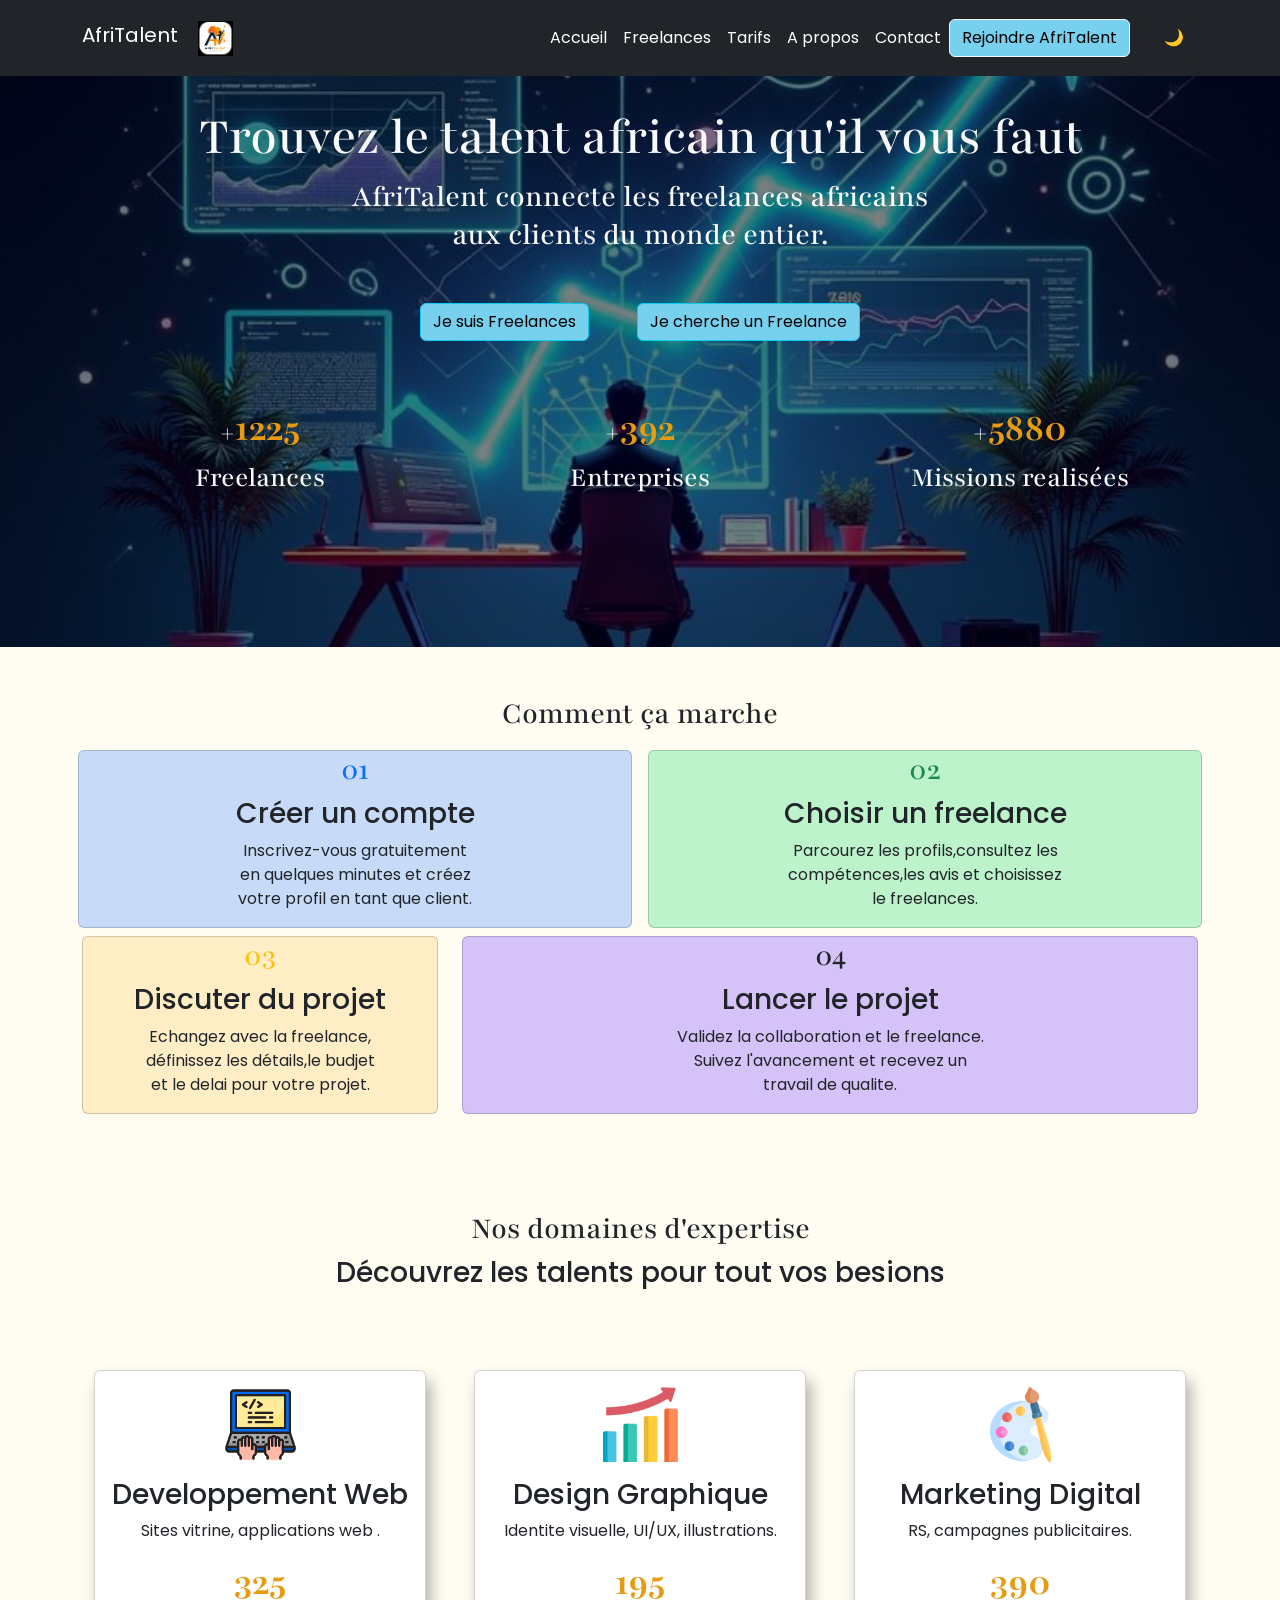
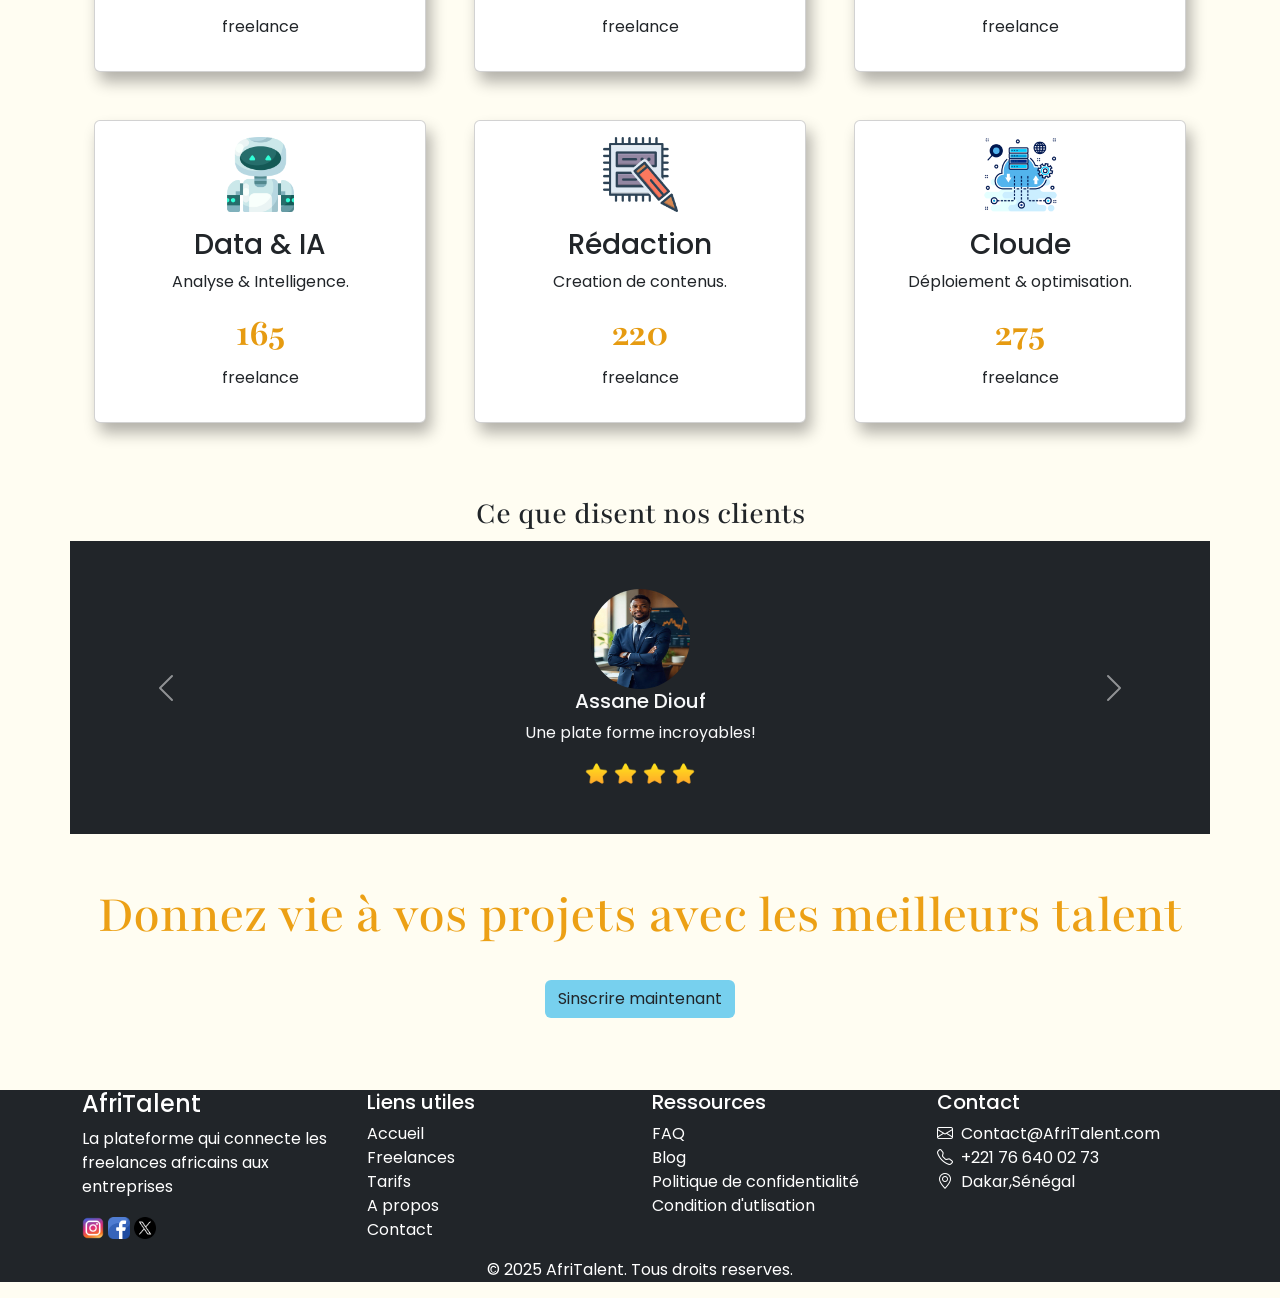
<file: index.html>
<!doctype html>
<html lang="fr">
  <head>
    <link
      href="https://fonts.googleapis.com/css2?family=Poppins:wght@400;500;600;700&display=swap"
      rel="stylesheet">
    <link rel="preconnect" href="https://fonts.googleapis.com">
    <link rel="preconnect" href="https://fonts.gstatic.com" crossorigin>
    <link
      href="https://fonts.googleapis.com/css2?family=Playfair+Display:ital,wght@0,400..900;1,400..900&family=Playfair:ital,opsz,wght@0,5..1200,300..900;1,5..1200,300..900&family=Poppins:ital,wght@0,100;0,200;0,300;0,400;0,500;0,600;0,700;0,800;0,900;1,100;1,200;1,300;1,400;1,500;1,600;1,700;1,800;1,900&display=swap"
      rel="stylesheet">
    <link
      href="https://fonts.googleapis.com/css2?family=Playfair:ital,opsz,wght@0,5..1200,300..900;1,5..1200,300..900&display=swap"
      rel="stylesheet">
    <link
      href="https://cdn.jsdelivr.net/npm/bootstrap-icons/font/bootstrap-icons.css"
      rel="stylesheet">

    <meta charset="UTF-8">
    <meta name="viewport" content="width=device-width, initial-scale=1.0">
    <title>AfriTalent — Accueil</title>
    <!-- Bootstrap 5 via CDN : feuille de style -->
    <link
      href="https://cdn.jsdelivr.net/npm/bootstrap@5.3.0/dist/css/bootstrap.min.css"
      rel="stylesheet">

    <!-- Votre feuille de style personnelle -->
    <link rel="stylesheet" href="js/css/style.css">
  </head>

  <body>
    <!-- Le contenu de la page sera ajoute ici -->
    <!-- Navigation Bootstrap commune a toutes les pages -->
    <header>
      <nav class="navbar navbar-expand-lg navbar-dark bg-dark" id="navbar">
        <div class="container">
          <div>
            <a class="navbar-brand" href="index.html">AfriTalent</a>
            <img src="images/logo.jpeg" alt="image logo">
          </div>
          <button
            class="navbar-toggler"
            type="button"
            data-bs-toggle="collapse"
            data-bs-target="#navMenu"
            aria-controls="navMenu"
            aria-expanded="false"
            aria-label="Toggle navigation"
          >
            <span class="navbar-toggler-icon"></span>
          </button>
          <div class="collapse navbar-collapse" id="navMenu">
            <ul class="navbar-nav ms-auto">
              <li class="nav-item">
                <a class="nav-link active" href="index.html">Accueil</a>
              </li>
              <li class="nav-item">
                <a class="nav-link active" href="freelances.html">Freelances</a>
              </li>
              <li class="nav-item">
                <a class="nav-link active" href="tarifs.html">Tarifs</a>
              </li>
              <li class="nav-item">
                <a class="nav-link active" href="about.html">A propos</a>
              </li>
              <li class="nav-item">
                <a class="nav-link active" href="contact.html">Contact</a>
              </li>
            </ul>
            <a href="freelances.html" class="btn btn-light"
              >Rejoindre AfriTalent</a
            >

            <button id="themeBtn" class="dark-btn">🌙</button>
          </div>
        </div>
      </nav>
    </header>
    <!-- Contenu principal -->
    <main class="hero1 py-5">
      <section class="fade-in">
        <div class="container">
          <h1 class="text-center mt-3">
            Trouvez le talent africain qu'il vous faut
          </h1>
          <h2 class="text-center">
            AfriTalent connecte les freelances africains <br>
            aux clients du monde entier.
          </h2>
          <div class="d-flex justify-content-center gap-5 mt-5">
            <a href="freelances.html" class="btn btn-info"
              >Je suis Freelances</a
            >
            <a href="freelances.html" class="btn btn-info"
              >Je cherche un Freelance</a
            >
          </div>
        </div>
        <div class="container mt-5 py-5">
          <div class="row text-center statistique">
            <div class="col-md-4 py-5">
              <h3>+<span class="counter" data-target="2500">0</span></h3>
              <h4>Freelances</h4>
            </div>
            <div class="col-md-4 py-5">
              <h3>+<span class="counter" data-target="800">0</span></h3>
              <h4>Entreprises</h4>
            </div>
            <div class="col-md-4 py-5">
              <h3>+<span class="counter" data-target="12000">0</span></h3>
              <h4>Missions realisées</h4>
            </div>
          </div>
        </div>
      </section>
    </main>

    <!-- section comment ça marche -->
    <section class="container py-5 fade-in">
      <div class="text-center mb-5">
        <h2>Comment ça marche</h2>
        <div class="row bento">
          <div class="col-6 p-2">
            <div class="card card1">
              <h2 class="step-number text-primary">01</h2>
              <h3>Créer un compte</h3>
              <p>
                Inscrivez-vous gratuitement <br>
                en quelques minutes et créez <br>
                votre profil en tant que client.
              </p>
            </div>
          </div>

          <div class="col-6 p-2">
            <div class="card card2">
              <h2 class="step-number text-success">02</h2>
              <h3>Choisir un freelance</h3>
              <p>
                Parcourez les profils,consultez les <br>
                compétences,les avis et choisissez <br>
                le freelances.<br>
              </p>
            </div>
          </div>
          <div class="col-4">
            <div class="card card3">
              <h2 class="step-number text-warning">03</h2>
              <h3>Discuter du projet</h3>
              <p>
                Echangez avec la freelance, <br>
                définissez les détails,le budjet <br>
                et le delai pour votre projet.
              </p>
            </div>
          </div>

          <div class="col-8">
            <div class="card card4">
              <h2 class="step-number purple-text">04</h2>
              <h3>Lancer le projet</h3>
              <p>
                Validez la collaboration et le freelance. <br>
                Suivez l'avancement et recevez un <br>
                travail de qualite.
              </p>
            </div>
          </div>
        </div>
      </div>
    </section>
    <!-- Section Services -->
    <section id="services">
      <div class="container">
        <h2 class="text-center">Nos domaines d'expertise</h2>
        <h3 class="text-center">Découvrez les talents pour tout vos besions</h3>
        <div class="row py-5">
          <div class="col-md-4 p-4">
            <div class="card num1 text-center">
              <img
                src="images/programmation.png"
                alt="develeppoment web"
                class="mx-auto d-block mt-3">
              <div class="card-body">
                <h3>Developpement Web</h3>
                <p>Sites vitrine, applications web .</p>
                <h1 class="counter" data-target="2500">0</h1>
                <p>freelance</p>
              </div>
            </div>
          </div>
          <div class="col-md-4 p-4">
            <div class="card num1 text-center">
              <img
                src="images/en-hausse.png"
                alt=""
                class="mx-auto d-block mt-3">
              <div class="card-body">
                <h3>Design Graphique</h3>
                <p>Identite visuelle, UI/UX, illustrations.</p>
                <h1 class="counter" data-target="1500">0</h1>
                <p>freelance</p>
              </div>
            </div>
          </div>
          <div class="col-md-4 p-4">
            <div class="card num1 text-center">
              <img
                src="images/palette-de-couleurs.png"
                alt="marketing Digital"
                class="mx-auto d-block mt-3">
              <div class="card-body">
                <h3>Marketing Digital</h3>
                <p>RS, campagnes publicitaires.</p>
                <h1 class="counter" data-target="3000">0</h1>
                <p>freelance</p>
              </div>
            </div>
          </div>
          <div class="col-md-4 p-4">
            <div class="card num1 text-center">
              <img
                src="images/robot.png"
                alt="intelligence artificiel"
                class="mx-auto d-block mt-3">
              <div class="card-body">
                <h3>Data & IA</h3>
                <p>Analyse & Intelligence.</p>
                <h1 class="counter" data-target="1500">0</h1>
                <p>freelance</p>
              </div>
            </div>
          </div>
          <div class="col-md-4 p-4">
            <div class="card num1 text-center">
              <img
                src="images/storage.png"
                alt="redaction"
                class="mx-auto d-block mt-3">
              <div class="card-body">
                <h3>Rédaction</h3>
                <p>Creation de contenus.</p>
                <h1 class="counter" data-target="2000">0</h1>
                <p>freelance</p>
              </div>
            </div>
          </div>
          <div class="col-md-4 p-4">
            <div class="card num1 text-center">
              <img
                src="images/upload.png"
                alt="Cloude"
                class="mx-auto d-block mt-3">
              <div class="card-body">
                <h3>Cloude</h3>
                <p>Déploiement & optimisation.</p>
                <h1 class="counter" data-target="2500">0</h1>
                <p>freelance</p>
              </div>
            </div>
          </div>
        </div>
      </div>
    </section>

    <!-- Section Temoignages -->
    <section>
      <h2 class="text-center">Ce que disent nos clients</h2>
      <div class="container testimonials bg-dark text-light py-5">
        <div id="carouselExample" class="carousel slide">
          <div
            id="testimonialCarousel"
            class="carousel slide"
            data-bs-ride="carousel">
            <div class="carousel-inner">
              <div class="carousel-item active text-center">
                <img
                  src="images//profil10.jpg"
                  class="rounded-circle mb3"
                  width="100"
                  height="100"
                  alt="profil">
                <h5>Assane Diouf</h5>
                <p>Une plate forme incroyables!</p>
                <img
                  src="./images/etoile.png"
                  width="25"
                  height="25"
                  alt="etoile">
                <img
                  src="./images/etoile.png"
                  width="25"
                  height="25"
                  alt="etoile">
                <img
                  src="./images/etoile.png"
                  width="25"
                  height="25"
                  alt="etoile">
                <img
                  src="./images/etoile.png"
                  width="25"
                  height="25"
                  alt="etoile">
              </div>

              <div class="carousel-item text-center">
                <img
                  src="images/membre12.jpg"
                  class="rounded-circle mb3"
                  width="100"
                  height="100"
                  alt="temoignage">
                <h5>Koura gueye</h5>
                <p>Rapide et efficae je recommande</p>
                <img
                  src="./images/etoile.png"
                  width="25"
                  height="25"
                  alt="etoile">
                <img
                  src="./images/etoile.png"
                  width="25"
                  height="25"
                  alt="etoile">
                <img
                  src="./images/etoile.png"
                  width="25"
                  height="25"
                  alt="etoile">
              </div>

              <div class="carousel-item text-center">
                <img
                  src="images/membre2.jpg"
                  class="rounded-circle mb3"
                  width="100"
                  height="100"
                  alt="temoignage">
                <h5>Sidi Fall</h5>
                <p>Trés bon services</p>
                <img
                  src="./images/etoile.png"
                  width="25"
                  height="25"
                  alt="etoile">
                <img
                  src="./images/etoile.png"
                  width="25"
                  height="25"
                  alt="etoile">
                <img
                  src="./images/etoile.png"
                  width="25"
                  height="25"
                  alt="etoile">
              </div>
              <button
                class="carousel-control-prev"
                type="button"
                data-bs-target="#carouselExample"
                data-bs-slide="prev">
                <span
                  class="carousel-control-prev-icon"
                  aria-hidden="true"
                ></span>
                <span class="visually-hidden">Previous</span>
              </button>
              <button
                class="carousel-control-next"
                type="button"
                data-bs-target="#carouselExample"
                data-bs-slide="next">
                <span
                  class="carousel-control-next-icon"
                  aria-hidden="true"
                ></span>
                <span class="visually-hidden">Next</span>
              </button>
            </div>
          </div>
        </div>
      </div>
    </section>

    <!-- section cta -->
    <section class="container cta py-5 fade-in">
      <h1 class="text-center">
        Donnez vie à vos projets avec les meilleurs talent
      </h1>
      <div class="text-center p-4">
        <a href="contact.html" class="btn btn-outline">Sinscrire maintenant</a>
      </div>
    </section>
    <!-- Pied de page -->
    <footer class="bg-dark text-white">
      <div class="container">
        <div class="row">
          <div class="col-md-3 col-6">
            <h4>AfriTalent</h4>
            <p>
              La plateforme qui connecte les freelances africains aux
              entreprises
            </p>
            <a href="https://www.instagram.com/" target="_blank"
              ><img
                src="images/instagram.png"
                width="22"
                height="22"
                alt="instagram" ></a>
            <a href="https://www.facebook.com/" target="_blank"
              ><img
                src="images/facebook.png"
                width="22"
                height="22"
                alt="facebook" ></a>
            <a href="https://www.twitter/" target="_blank"
              ><img
                src="images/twitter.png"
                width="22"
                height="22"
                alt="twitter" ></a>
          </div>
          <div class="col-md-3 col-6">
            <h5>Liens utiles</h5>
            <ul class="list-unstyled">
              <li class="nav-item">
                <a class="nav-link active" href="index.html">Accueil</a>
              </li>
              <li class="nav-item">
                <a class="nav-link" href="freelances.html">Freelances</a>
              </li>
              <li class="nav-item">
                <a class="nav-link" href="tarifs.html">Tarifs</a>
              </li>
              <li class="nav-item">
                <a class="nav-link" href="about.html">A propos</a>
              </li>
              <li class="nav-item">
                <a class="nav-link" href="contact.html">Contact</a>
              </li>
            </ul>
          </div>
          <div class="col-md-3 col-6">
            <h5>Ressources</h5>
            <ul class="list-unstyled">
              <li><a class="nav-link" href="">FAQ</a></li>
              <li><a class="nav-link" href="">Blog</a></li>
              <li>
                <a class="nav-link" href="">Politique de confidentialité</a>
              </li>
              <li><a class="nav-link" href="">Condition d'utlisation</a></li>
            </ul>
          </div>
          <div class="col-md-3 col-6">
            <h5>Contact</h5>
            <ul class="list-unstyled">
              <li>
                <a class="nav-link" href="mailto:Contact@AfriTalent.com">
                  <i class="bi bi-envelope me-2"></i>Contact@AfriTalent.com</a
                >
              </li>
              <li>
                <a class="nav-link" href="">
                  <i class="bi bi-telephone me-2"></i>+221 76 640 02 73</a
                >
              </li>
              <i class="bi bi-geo-alt me-2"></i
              >Dakar,Sénégal
            </ul>
          </div>
        </div>
      </div>
      <p class="text-center">&copy; 2025 AfriTalent. Tous droits reserves.</p>
    </footer>
    <!-- ===========bouton retour============= -->
    <button id="topBtn"></button>

    <!-- Bootstrap 5 via CDN : script JavaScript -->
    <script src="https://cdn.jsdelivr.net/npm/bootstrap@5.3.0/dist/js/bootstrap.bundle.min.js"></script>

    <!-- Votre script JavaScript  -->
    <script src="js/css/main.js"></script>
  </body>
</html>
</file>
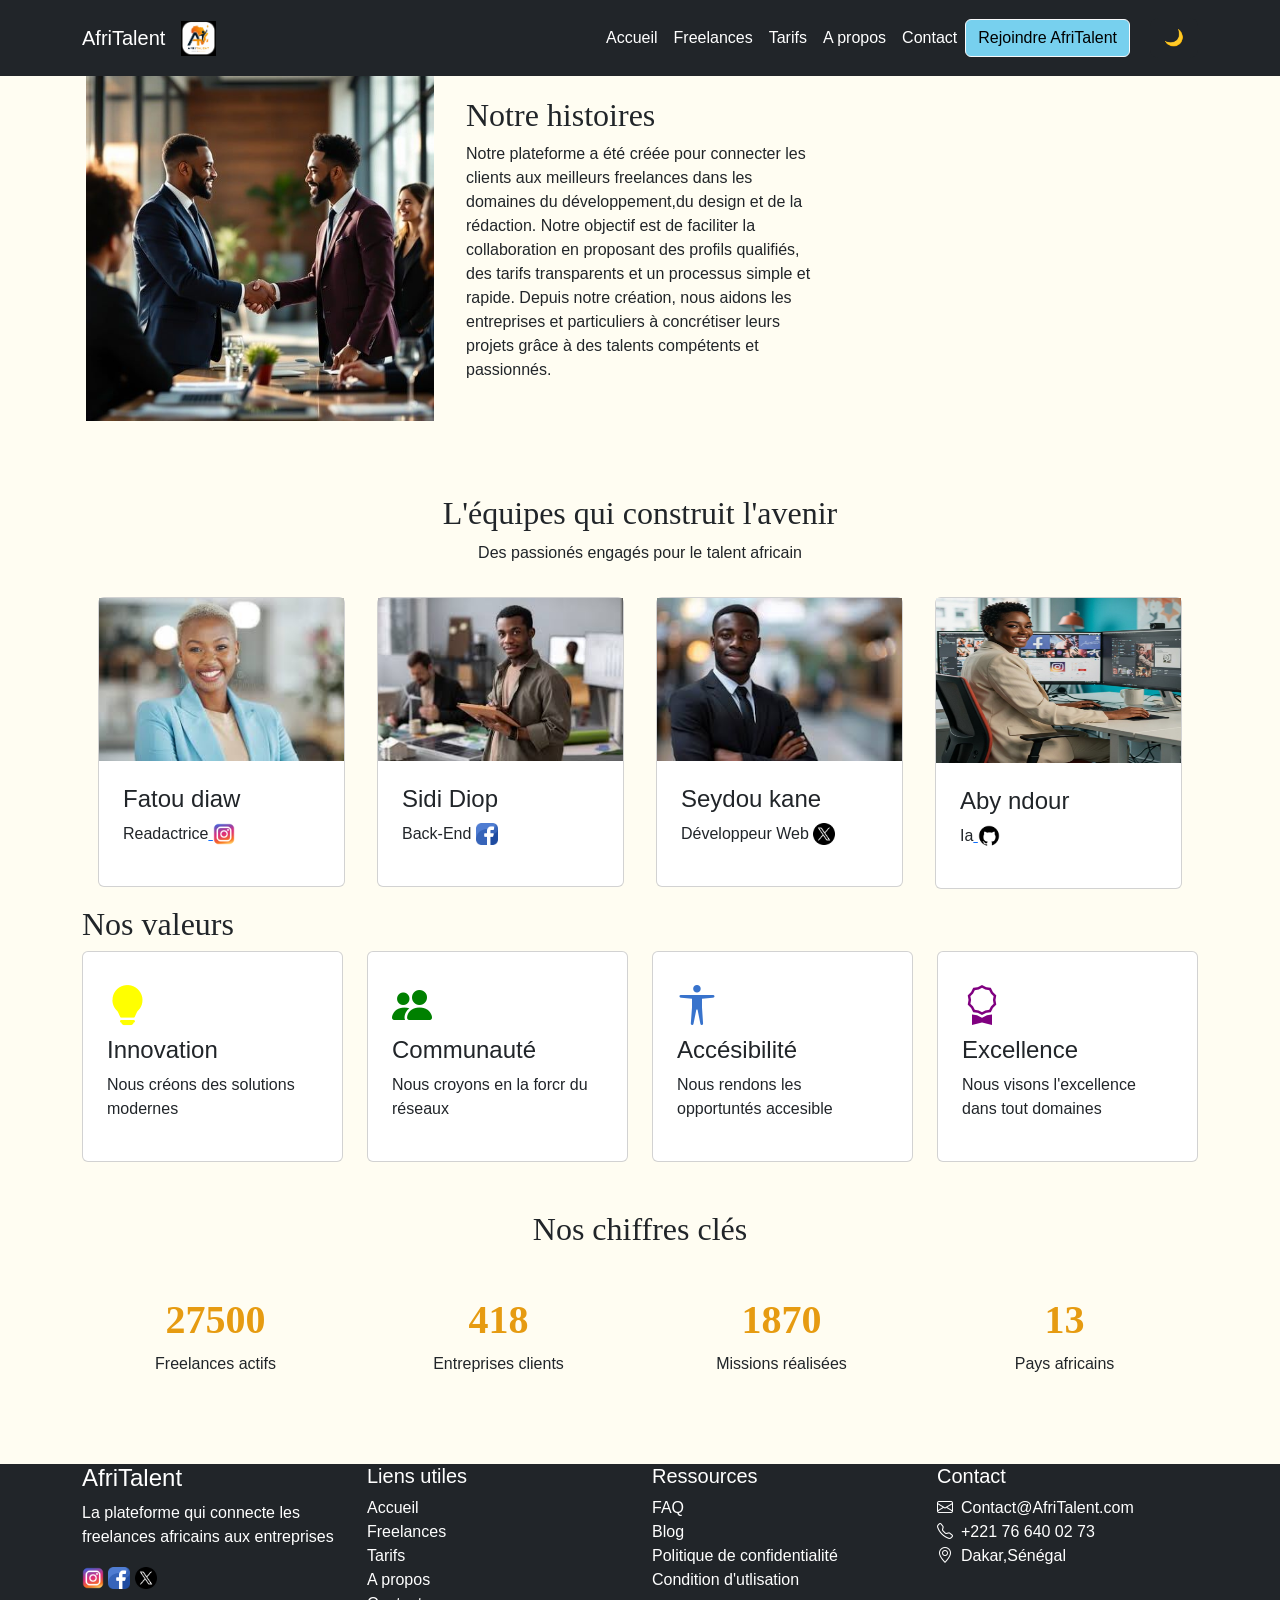
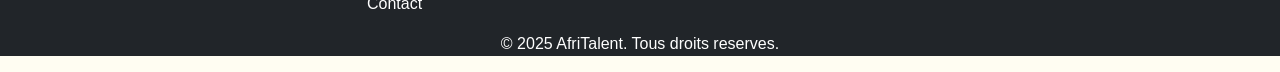
<file: about.html>
<!DOCTYPE html>
<html lang="fr">

<head>
    <!-- <link href="https://fonts.googleapis.com/css2?family=Poppins:wght@400;500;600;700&display=swap" rel="stylesheet"> -->
    <link href="https://cdn.jsdelivr.net/npm/bootstrap-icons/font/bootstrap-icons.css" rel="stylesheet">
    <meta charset="UTF-8">
    <meta name="viewport" content="width=device-width, initial-scale=1.0">
    <title>AfriTalent — Accueil</title>
    <!-- Bootstrap 5 via CDN : feuille de style -->
    <link href="https://cdn.jsdelivr.net/npm/bootstrap@5.3.0/dist/css/bootstrap.min.css" rel="stylesheet">
    <!-- Votre feuille de style personnelle -->
    <link rel="stylesheet" href="js/css/style.css">
</head>

 <body>
    <!-- Le contenu de la page sera ajoute ici -->
    <!-- Bootstrap 5 via CDN : script JavaScript -->
    <header>
        <nav class="navbar navbar-expand-lg navbar-dark bg-dark" id="navbar">
            <div class="container">
                <a class="navbar-brand" href="index.html">AfriTalent</a>
                <img src="images/logo.jpeg" alt="logo">
                <button class="navbar-toggler" type="button" data-bs-toggle="collapse" data-bs-target="#navMenu"
                    aria-controls="navMenu" aria-expanded="false" aria-label="Toggle navigation">
                    <span class="navbar-toggler-icon"></span>
                </button>
                <div class="collapse navbar-collapse" id="navMenu">
                    <ul class="navbar-nav ms-auto">
                        <li class="nav-item"><a class="nav-link active" href="index.html">Accueil</a></li>
                        <li class="nav-item"><a class="nav-link active" href="freelances.html">Freelances</a></li>
                        <li class="nav-item"><a class="nav-link active" href="tarifs.html">Tarifs</a></li>
                        <li class="nav-item"><a class="nav-link active" href="about.html">A
                                propos</a></li>
                        <li class="nav-item"><a class="nav-link active" href="contact.html">Contact</a></li>
                    </ul>
                    <a href="freelances.html" class="btn btn-light">Rejoindre AfriTalent</a>

                    <button id="themeBtn" class="dark-btn">🌙</button>
                </div>
            </div>
        </nav>
    </header>
    <main>
        <section class="fade-in">
        <div class="container my-5">
            <div class="row align-items-center">
                <div class="col-12 col-md-6 col-lg-4 p-3">
                    <img src="images/travail groupe.jpg" class="img-fluid" alt="travail d'equipe">
                </div>
                <div class="col-12 col-md-6 col-lg-4 p-3 py-5">
                    <h2>Notre histoires</h2>
                    <p>Notre plateforme a été créée pour connecter les clients aux meilleurs freelances
                        dans les domaines du développement,du design et de la rédaction.
                        Notre objectif est de faciliter la collaboration en proposant des profils qualifiés,
                        des tarifs transparents et un processus simple et rapide.
                        Depuis notre création, nous aidons les entreprises et particuliers à concrétiser
                        leurs projets grâce à des talents compétents et passionnés.
                    </p>
                </div>
            </div>
        </div>
        </section>
    </main>

    <section class="fade-in">
        <h2 class="text-center">L'équipes qui construit l'avenir</h2>
        <p class="text-center">Des passionés engagés pour le talent africain</p>
        <div class="container d-flex align-items-center gap-5 px-4">
            <div class="row">
                <div class="col-12 col-md-3 col-lg-3 p-3">
                    <div class="card">
                        <img src="images/membre12.jpg" class="card-tex img-fluid" alt="redactrice">
                      <div class="p-4">
                         <h4 class="card-title">Fatou diaw</h4>
                            <p>Readactrice<a href="https://www.instagram.com/" target="_blank">
                            <img src="images/instagram.png" width="22" height="22" alt=""></a></p>
                      </div>
                    </div>
                </div>
                <div class="col-12 col-md-3 col-lg-3 p-3">
                    <div class="card">
                        <img src="images/membre2.jpg" class="card-text img-fluid" alt="développement Back-End ">
                        <div class="p-4">
                            <h4 class="card-title">Sidi Diop</h4>
                        <p>Back-End <a href="https://www.instagram.com/" target="_blank"><img
                                    src="images/facebook.png" width="22" height="22" alt=""></a></p>
                        </div>
                    </div>
                </div>
                <div class="col-12 col-md-3 col-lg-3 p-3">
                    <div class="card">
                        <img src="images/membre5.jpg" class="card-text" alt="Développeur Web">
                        <div class="p-4">
                            <h4 class="card-title">Seydou kane</h4>
                        <p>Développeur Web <a href="https://www.instagram.com/" target="_blank"><img
                                    src="images/twitter.png" width="22" height="22" alt=""></a></p>
                        </div>
                    </div>
                </div>
                <div class="col-12 col-md-3 col-lg-3 p-3">
                    <div class="card">
                        <img src="images/profil1 (1).jpg" class="card-text" alt="Ia" height="165">
                        <div class="p-4">
                            <h4 class="card-title">Aby ndour</h4>
                        <p>Ia<a href="https://www.instagram.com/" target="_blank">
                                   <img src="images/github.png" width="22" height="22" alt=""></a></p>
                        </div>
                    </div>
                </div>
            </div>
        </div>
    </section>
    <!-- =========Nos valeur=========== -->
    <section>
        <div class="container">
            <h2>Nos valeurs</h2>
            <div class="row">
                <div class="col-12 col-md-3 col-lg-3 ">
                    <div class="card">
                        <div class="card-body p-4">
                            <i class="bi bi-lightbulb-fill fs-1 icone1"></i>
                            <h4>Innovation</h4>
                            <p>Nous créons des solutions modernes</p>
                        </div>
                    </div>
                </div>
                <div class="col-12 col-md-3 col-lg-3 ">
                    <div class="card">
                        <div class="card-body p-4">
                            <i class="bi bi-people-fill fs-1 icone2"></i>
                            <h4>Communauté</h4>
                            <p>Nous croyons en la forcr du réseaux</p>
                        </div>
                    </div>
                </div>
                <div class="col-12 col-md-3 col-lg-3 ">
                    <div class="card">
                        <div class="card-body p-4">
                            <i class="bi bi-universal-access fs-1 icone3"></i>
                            <h4>Accésibilité</h4>
                            <p>Nous rendons les opportuntés accesible</p>
                        </div>
                    </div>
                </div>
                <div class="col-12 col-md-3 col-lg-3 ">
                    <div class="card">
                        <div class="card-body p-4">
                            <i class="bi bi-award fs-1 icone4"></i>
                            <h4>Excellence</h4>
                            <p>Nous visons l'excellence dans tout domaines</p>
                        </div>
                    </div>
                </div>
            </div>
        </div>
    </section>
    <!-- ============Chiffre clés======== -->
    <section class="container my-5 fade-in">
        <h2 class="text-center mb-4">Nos chiffres clés</h2>
        <div class="row g-3">
            <div class="col-12 col-md-3 col-lg-3">
                <div class="p-4 text-dark text-center rounded">
                    <h2 class="counter" data-target="250000">0</h2>
                    <p>Freelances actifs</p>
                </div>
            </div>
            <div class="col-12 col-md-3 col-lg-3">
                <div class="p-4  text-dark text-center rounded">
                    <h2 class="counter" data-target="3800">0</h2>
                    <p>Entreprises clients</p>
                </div>
            </div>
            <div class="col-12 col-md-3 col-lg-3">
                <div class="p-4  text-dark text-center rounded">
                    <h2 class="counter" data-target="17000">0</h2>
                    <p>Missions réalisées</p>
                </div>
            </div>
            <div class="col-12 col-md-3 col-lg-3">
                <div class="p-4  text-dark text-center rounded">
                    <h2 class="counter" data-target="120">0</h2>
                    <p>Pays africains</p>
                </div>
            </div>
        </div>
    </section>
    <footer class="bg-dark text-white">
        <div class="container">
            <div class="row">
                <div class="col-md-3 col-6">
                    <h4>AfriTalent</h4>
                    <p>La plateforme qui connecte les freelances africains aux entreprises</p>
                    <a href="https://www.instagram.com/" target="_blank"><img src="images/instagram.png" width="22"
                            height="22" alt=""></a>
                    <a href="https://www.facebook.com/" target="_blank"><img src="images/facebook.png" width="22"
                            height="22" alt=""></a>
                    <a href="https://www.twitter/" target="_blank"><img src="images/twitter.png" width="22" height="22"
                            alt=""></a>
                </div>
                <div class="col-md-3 col-6">
                    <h5>Liens utiles</h5>
                    <ul class="list-unstyled">
                        <li class="nav-item"><a class="nav-link active" href="index.html">Accueil</a></li>
                        <li class="nav-item"><a class="nav-link" href="freelances.html">Freelances</a></li>
                        <li class="nav-item"><a class="nav-link" href="tarifs.html">Tarifs</a></li>
                        <li class="nav-item"><a class="nav-link" href="about.html">A
                                propos</a></li>
                        <li class="nav-item"><a class="nav-link" href="contact.html">Contact</a></li>
                    </ul>
                </div>
                <div class="col-md-3 col-6">
                    <h5>Ressources</h5>
                    <ul class="list-unstyled">
                        <li><a class="nav-link" href="">FAQ</a></li>
                        <li><a class="nav-link" href="">Blog</a></li>
                        <li><a class="nav-link" href="">Politique de confidentialité</a></li>
                        <li><a class="nav-link" href="">Condition d'utlisation</a></li>
                    </ul>
                </div>
                <div class="col-md-3 col-6 ">
                    <h5>Contact</h5>
                    <ul class="list-unstyled">
                        <li><a class="nav-link " href="mailto:Contact@AfriTalent.com"><i
                                    class="bi bi-envelope me-2"></i>Contact@AfriTalent.com</a></li>
                        <li><a class="nav-link" href=""><i class="bi bi-telephone me-2"></i>+221 76 640 02 73</a></li>
                         <i class="bi bi-geo-alt me-2"></i>Dakar,Sénégal
                    </ul>
                </div>
            </div>
        </div>
        <p class="text-center">&copy; 2025 AfriTalent. Tous droits reserves.</p>
    </footer>

    <!-- ===========bouton retour============= -->
     <button id="topBtn">

     </button>

    <!-- Bootstrap 5 via CDN : script JavaScript -->
    <script src="https://cdn.jsdelivr.net/npm/bootstrap@5.3.0/dist/js/bootstrap.bundle.min.js
"></script>

    <!-- Votre script JavaScript  -->
    <script src="js/css/main.js"></script>
</body>

</html>
</file>
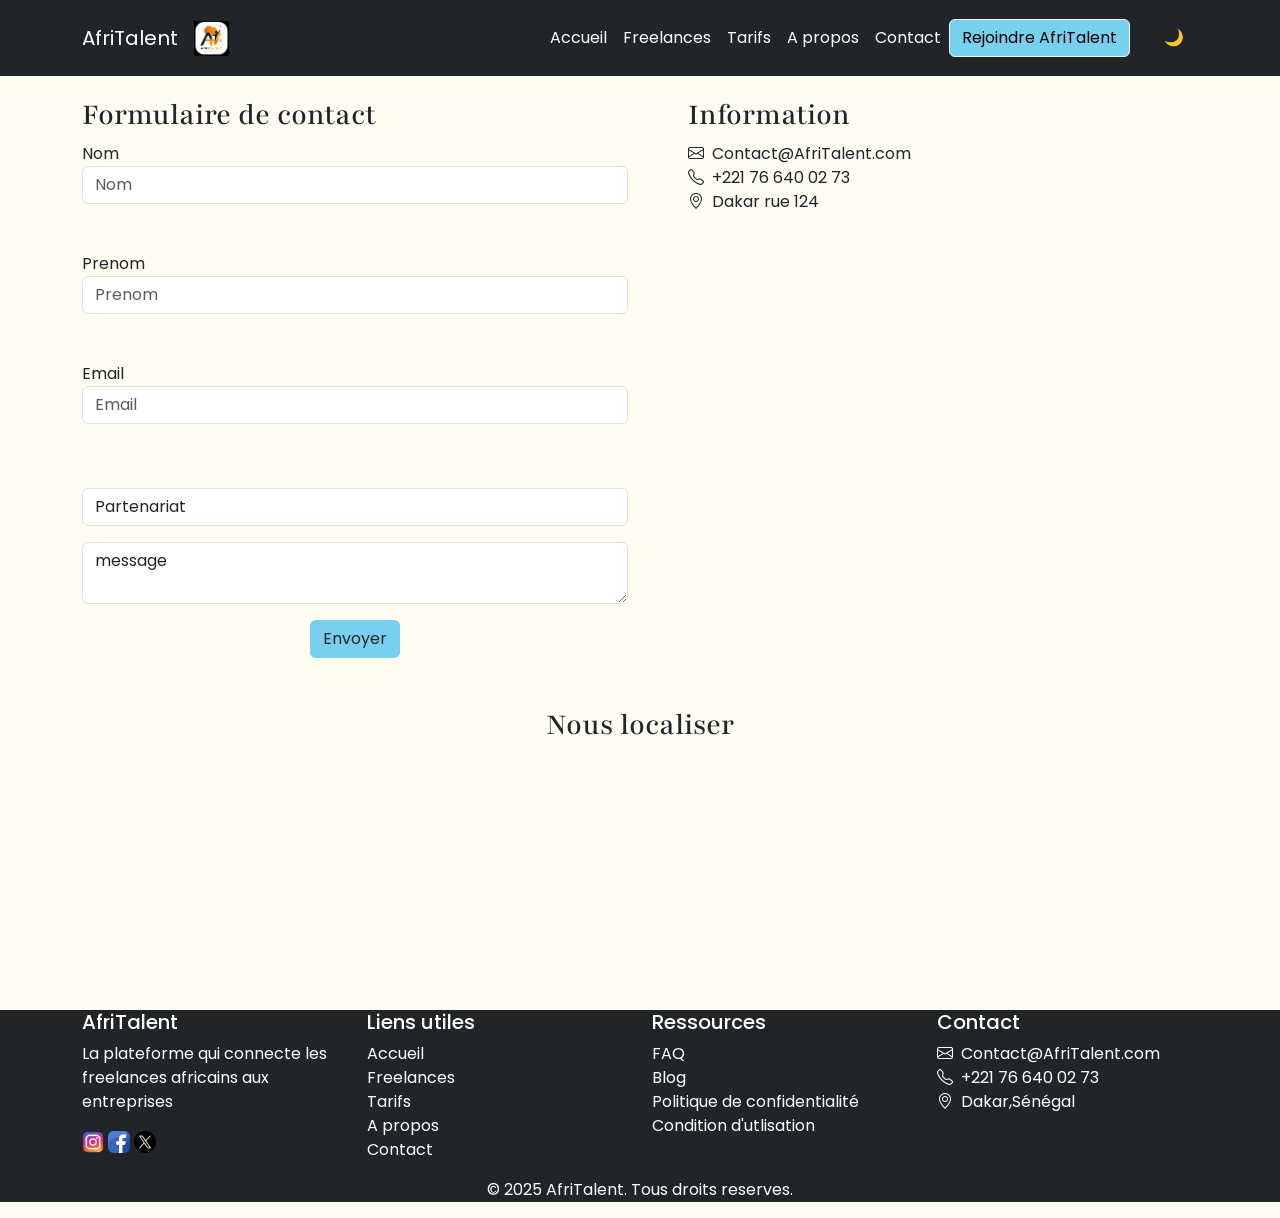
<file: contact.html>
<!DOCTYPE html>
<html lang="fr">

<head>
    <link
      href="https://fonts.googleapis.com/css2?family=Playfair+Display:ital,wght@0,400..900;1,400..900&family=Playfair:ital,opsz,wght@0,5..1200,300..900;1,5..1200,300..900&family=Poppins:ital,wght@0,100;0,200;0,300;0,400;0,500;0,600;0,700;0,800;0,900;1,100;1,200;1,300;1,400;1,500;1,600;1,700;1,800;1,900&display=swap"
      rel="stylesheet">
    <link href="https://fonts.googleapis.com/css2?family=Poppins:wght@400;500;600;700&display=swap" rel="stylesheet">
    <link href="https://cdn.jsdelivr.net/npm/bootstrap-icons/font/bootstrap-icons.css" rel="stylesheet">
    <meta charset="UTF-8">
    <meta name="viewport" content="width=device-width, initial-scale=1.0">
    <title>AfriTalent — Accueil</title>
    <!-- Bootstrap 5 via CDN : feuille de style -->
    <link href="https://cdn.jsdelivr.net/npm/bootstrap@5.3.0/dist/css/bootstrap.min.css" rel="stylesheet">
    <!-- Votre feuille de style personnelle -->
    <link rel="stylesheet" href="js/css/style.css">
</head>

<body>
    <!-- Le contenu de la page sera ajoute ici -->
    <!-- Bootstrap 5 via CDN : script JavaScript -->
    <header>
        <nav class="navbar navbar-expand-lg navbar-dark bg-dark" id="navbar">
            <div class="container">
                <a class="navbar-brand" href="index.html">AfriTalent</a>
                <img src="images/logo.jpeg" alt="logo">
                <button class="navbar-toggler" type="button" data-bs-toggle="collapse" data-bs-target="#navMenu"
                    aria-controls="navMenu" aria-expanded="false" aria-label="Toggle navigation">
                    <span class="navbar-toggler-icon"></span>
                </button>
                <div class="collapse navbar-collapse" id="navMenu">
                    <ul class="navbar-nav ms-auto">
                        <li class="nav-item"><a class="nav-link active" href="index.html">Accueil</a></li>
                        <li class="nav-item"><a class="nav-link active" href="freelances.html">Freelances</a></li>
                        <li class="nav-item"><a class="nav-link active" href="tarifs.html">Tarifs</a></li>
                        <li class="nav-item"><a class="nav-link active" href="about.html">A
                                propos</a></li>
                        <li class="nav-item"><a class="nav-link active" href="contact.html">Contact</a></li>
                    </ul>
                    <a href="freelances.html" class="btn btn-light">Rejoindre AfriTalent</a>

                    <button id="themeBtn" class="dark-btn">🌙</button>
                </div>
            </div>
        </nav>
    </header>
    <!-- ============formulaire============= -->
    <main class="container py-5 contact">
        <div class="row">
            <div class="col-md-6 col-12">
                <form id="contactForm">
                    <h2>Formulaire de contact</h2>
                    <div>
                        <label for="Nom">Nom</label>
                        <input type="text" id="name" placeholder="Nom" class="form-control">
                        <span class="error" id="nameError"></span><br><br>
                    </div>
                    <div>
                        <label for="Prenom">Prenom</label>
                        <input type="text" id="Prenom" placeholder="Prenom" class="form-control">
                        <span class="error" id="PrenomError"></span><br><br>
                    </div>
                    <div class="mb-3">
                        <label for="Email">Email</label>
                        <input type="text" id="email" placeholder="Email" class="form-control">
                        <span class="error" id="emailError"></span><br><br>
                    </div>
                    <div class="mb-3">
                        <select class="form-control">
                            <option value="">Partenariat</option>
                            <option value="">Probleme thechnique</option>
                            <option value="">Fraude</option>
                        </select>
                    </div>
                    <div class="mb-3">
                        <textarea class="form-control" success  id="message">message</textarea>
                        <span class="error" id="messageError"></span>
                    </div>
                    <div class="d-flex justify-content-center"> 
                        <button type="submit" class="btn">Envoyer</button>
                        <p id="successMessage"></p>
                    </div>
                </form>
            </div>
            <!-- ===========information============ -->
            <div class="col-md-6 col-12 ps-5">
                <h2>Information</h2>
                <ul class="list-unstyled">
                    <li><a class="nav-link " href="mailto:Contact@AfriTalent.com"><i
                                class="bi bi-envelope me-2"></i>Contact@AfriTalent.com</a></li>
                    <li><a class="nav-link" href=""><i class="bi bi-telephone me-2"></i>+221 76 640 02 73</a></li>
                     <i class="bi bi-geo-alt me-2"></i>Dakar rue 124
                </ul>
            </div>
        </div>
    </main>
    <!-- ==========carte============ -->
    <section>
        <div class="carte" style="text-align: center;">
            <h2>Nous localiser</h2>
            <iframe
                src="https://www.google.com/maps/embed?pb=!1m18!1m12!1m3!1d3858.497318469535!2d-17.5225159!3d14.740988799999998!2m3!1f0!2f0!3f0!3m2!1i1024!2i768!4f13.1!3m3!1m2!1s0xec11375cea8035b%3A0x179e67ddc78044ce!2sRestaurant%20Le%20Carr%C3%A9%20Dakar!5e0!3m2!1sfr!2ssn!4v1774802611535!5m2!1sfr!2ssn"
                width="400" height="250" style="border:0;" allowfullscreen="" loading="lazy"
                referrerpolicy="no-referrer-when-downgrade "></iframe>
        </div>
    </section>
    <footer class="bg-dark text-white">
        <div class="container">
            <div class="row">
                <div class="col-md-3 col-6">
                    <h5>AfriTalent</h5>
                    <p>La plateforme qui connecte les freelances africains aux entreprises</p>
                    <a href="https://www.instagram.com/" target="_blank"><img src="images/instagram.png" width="22"
                            height="22" alt=""></a>
                    <a href="https://www.facebook.com/" target="_blank"><img src="images/facebook.png" width="22"
                            height="22" alt=""></a>
                    <a href="https://www.twitter/" target="_blank"><img src="images/twitter.png" width="22" height="22"
                            alt=""></a>
                </div>
                <div class="col-md-3 col-6">
                    <h5>Liens utiles</h5>
                    <ul class="list-unstyled">
                        <li class="nav-item"><a class="nav-link active" href="index.html">Accueil</a></li>
                        <li class="nav-item"><a class="nav-link" href="freelances.html">Freelances</a></li>
                        <li class="nav-item"><a class="nav-link" href="tarifs.html">Tarifs</a></li>
                        <li class="nav-item"><a class="nav-link" href="about.html">A
                                propos</a></li>
                        <li class="nav-item"><a class="nav-link" href="contact.html">Contact</a></li>
                    </ul>
                </div>
                <div class="col-md-3 col-6">
                    <h5>Ressources</h5>
                    <ul class="list-unstyled">
                        <li><a class="nav-link" href="">FAQ</a></li>
                        <li><a class="nav-link" href="">Blog</a></li>
                        <li><a class="nav-link" href="">Politique de confidentialité</a></li>
                        <li><a class="nav-link" href="">Condition d'utlisation</a></li>
                    </ul>
                </div>
                <div class="col-md-3 col-6 ">
                    <h5>Contact</h5>
                    <ul class="list-unstyled">
                        <li><a class="nav-link " href="mailto:Contact@AfriTalent.com"><i
                                    class="bi bi-envelope me-2"></i>Contact@AfriTalent.com</a></li>
                        <li><a class="nav-link" href=""><i class="bi bi-telephone me-2"></i>+221 76 640 02 73</a></li>
                        <i class="bi bi-geo-alt me-2"></i>Dakar,Sénégal
                    </ul>
                </div>
            </div>
        </div>
        <p class="text-center">&copy; 2025 AfriTalent. Tous droits reserves.</p>
    </footer>
    <!-- ===========bouton retour============= -->
     <button id="topBtn">

     </button>


    <script src="https://cdn.jsdelivr.net/npm/bootstrap@5.3.0/dist/js/bootstrap.bundle.min.js"></script>

    <!-- Votre script JavaScript  -->
    <script src="js/css/main.js"></script>
</body>

</html>
</file>
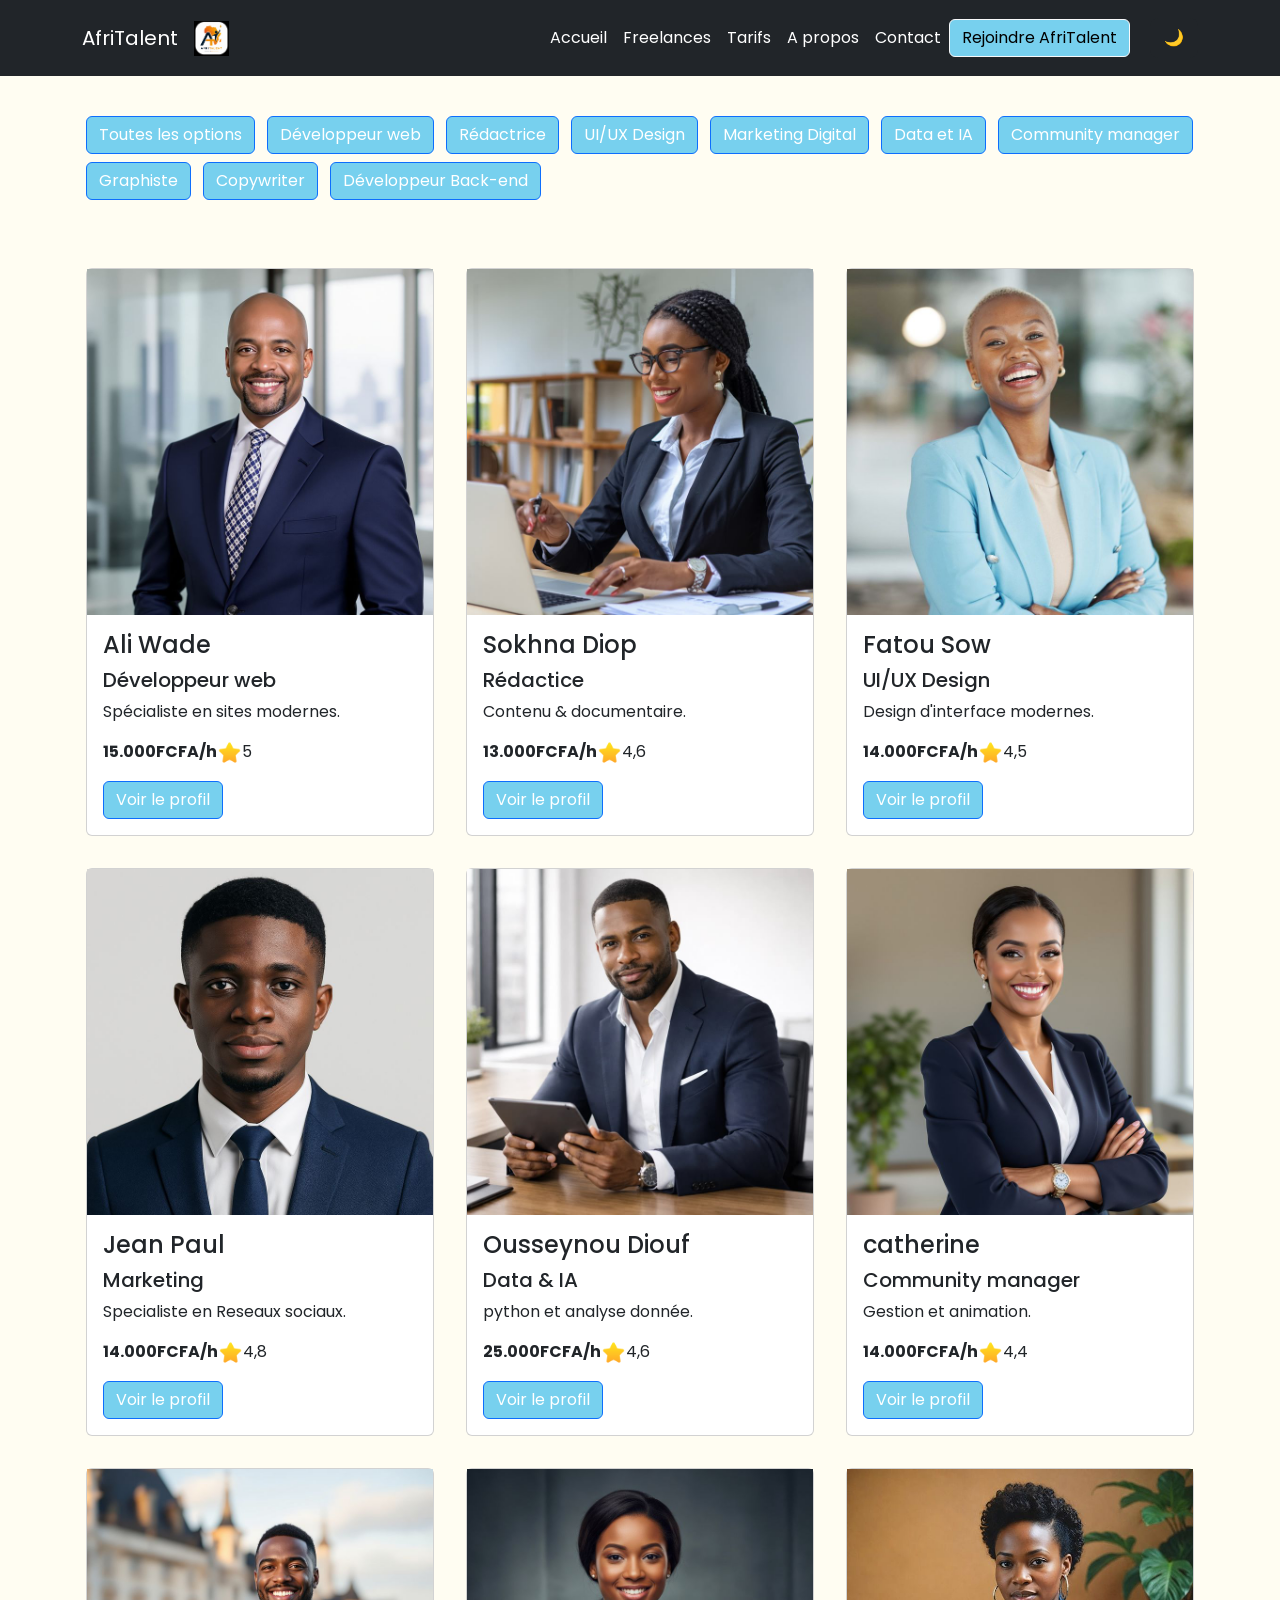
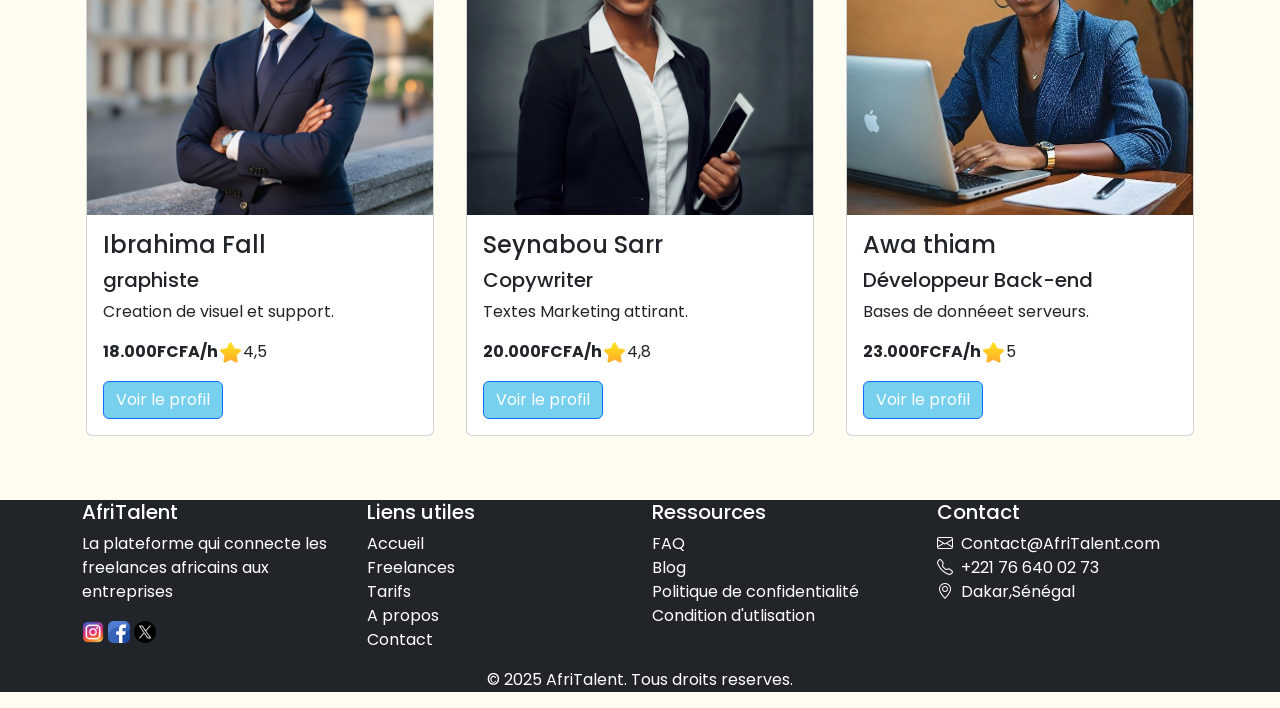
<file: freelances.html>
<!DOCTYPE html>
<html lang="fr">

<head>
    <link
      href="https://fonts.googleapis.com/css2?family=Playfair+Display:ital,wght@0,400..900;1,400..900&family=Playfair:ital,opsz,wght@0,5..1200,300..900;1,5..1200,300..900&family=Poppins:ital,wght@0,100;0,200;0,300;0,400;0,500;0,600;0,700;0,800;0,900;1,100;1,200;1,300;1,400;1,500;1,600;1,700;1,800;1,900&display=swap"
      rel="stylesheet">
    <link href="https://fonts.googleapis.com/css2?family=Poppins:wght@400;500;600;700&display=swap" rel="stylesheet">
    <link href="https://cdn.jsdelivr.net/npm/bootstrap-icons/font/bootstrap-icons.css" rel="stylesheet">
    <meta charset="UTF-8">
    <meta name="viewport" content="width=device-width, initial-scale=1.0">
    <title>AfriTalent — Accueil</title>
    <!-- Bootstrap 5 via CDN : feuille de style -->
    <link href="https://cdn.jsdelivr.net/npm/bootstrap@5.3.0/dist/css/bootstrap.min.css" rel="stylesheet">
    <!-- Votre feuille de style personnelle -->
    <link rel="stylesheet" href="js/css/style.css">
</head>

<body>
    <!-- Le contenu de la page sera ajoute ici -->
    <!-- Bootstrap 5 via CDN : script JavaScript -->
    <header>
        <nav class="navbar navbar-expand-lg navbar-dark bg-dark" id="navbar">
            <div class="container">
                <a class="navbar-brand" href="index.html">AfriTalent</a>
                <img src="images/logo.jpeg" alt="logo">
                <button class="navbar-toggler" type="button" data-bs-toggle="collapse" data-bs-target="#navMenu"
                    aria-controls="navMenu" aria-expanded="false" aria-label="Toggle navigation">
                    <span class="navbar-toggler-icon"></span>
                </button>
                <div class="collapse navbar-collapse" id="navMenu">
                    <ul class="navbar-nav ms-auto">
                        <li class="nav-item"><a class="nav-link active" href="index.html">Accueil</a></li>
                        <li class="nav-item"><a class="nav-link active" href="freelances.html">Freelances</a></li>
                        <li class="nav-item"><a class="nav-link active" href="tarifs.html">Tarifs</a></li>
                        <li class="nav-item"><a class="nav-link active" href="about.html">A
                                propos</a></li>
                        <li class="nav-item"><a class="nav-link active" href="contact.html">Contact</a></li>
                    </ul>
                    <a href="freelances.html" class="btn btn-light">Rejoindre AfriTalent</a>

                    <button id="themeBtn" class="dark-btn">🌙</button>
                </div>
            </div>
        </nav>
    </header>
    <!-- ========= bare de filtre===== -->
    <main class="container filtrage">
    <div class="filtres">
             <div class="col col-md-6 col-lg-4 p-3">
            </div>
                <button class="btn btn-primary m-1" onclick="filterFreelancers('all')">Toutes les options</button>
                <button class="btn btn-primary m-1" onclick="filterFreelancers('dev-web')">Développeur web</button>
                <button class="btn btn-primary m-1" onclick="filterFreelancers('redactrice')">Rédactrice</button>
                <button class="btn btn-primary m-1" onclick="filterFreelancers('uiux')">UI/UX Design</button>
                <button class="btn btn-primary m-1" onclick="filterFreelancers('marketing')">Marketing Digital</button>
                <button class="btn btn-primary m-1" onclick="filterFreelancers('data-ia')">Data et IA</button>
                <button class="btn btn-primary m-1" onclick="filterFreelancers('community')">Community manager</button>
                <button class="btn btn-primary m-1" onclick="filterFreelancers('graphiste')">Graphiste</button>
                <button class="btn btn-primary m-1" onclick="filterFreelancers('copywriter')">Copywriter</button>
                <button class="btn btn-primary m-1" onclick="filterFreelancers('dev-back-end')">Développeur Back-end</button>
            </div>
                
    </main>
    <!-- ======grille de profils=========== -->
    <section class="container py-5">
        <div class="row">
            <div class="col-12 col-md-6 col-lg-4 p-3 freelancer dev-web">
                <div class="card profiles" data-categoris="dev">
                    <img src="images/profil1 (2).jpg" class="card-text" alt="Développeur web">
                    <div class="card-body">
                        <h4 class="card-title">Ali Wade</h4>
                        <h5>Développeur web</h5>
                        <p class="card-text">Spécialiste en sites modernes.</p>
                        <p><strong>15.000FCFA/h</strong><img src="./images/etoile.png" width="25" height="25" alt="">5</p>
                        <button class="btn btn-primary">Voir le profil</button>

                    </div> 
                </div>
            </div>
            <div class="col-12 col-md-6 col-lg-4 p-3 freelancer redactrice">
                <div class="card profiles" data-categoris="redactrice">
                    <img src="images/profil7.jpg" class="card-text" alt="Rédactice">
                    <div class="card-body">
                        <h4 class="card-title">Sokhna Diop</h4>
                        <h5>Rédactice</h5>
                        <p>Contenu & documentaire.</p>
                        <p class="card-text"><strong>13.000FCFA/h</strong><img src="./images/etoile.png" width="25" height="25"
                                alt="">4,6</p>
                        <button class="btn btn-primary">Voir le profil</button>
                    </div>
                </div>
            </div>
            <div class="col-12 col-md-6 col-lg-4 p-3 freelancer uiux">
                <div class="card profiles" data-categoris="uiux">
                    <img src="images/profil6.jpg" class="card-text" alt="UI/UX Design">
                    <div class="card-body">
                        <h4 class="card-title">Fatou Sow</h4>
                        <h5>UI/UX Design</h5>
                        <p class="card-text">Design d'interface modernes.</p>
                        <p><strong>14.000FCFA/h</strong><img src="./images/etoile.png" width="25" height="25" alt="">4,5</p>
                        <button class="btn btn-primary">Voir le profil</button>
                    </div>
                </div>
            </div>
            <div class="col-12 col-md-6 col-lg-4 p-3 freelancer marketing">
                <div class="card profiles" data-categoris="marketing">
                    <img src="images/profil1 (3).jpg" class="card-text" alt="Marketing">
                    <div class="card-body">
                        <h4 class="card-title">Jean Paul</h4>
                        <h5>Marketing</h5>
                        <p class="card-text">Specialiste en Reseaux sociaux.</p>
                        <p><strong>14.000FCFA/h</strong><img src="./images/etoile.png" width="25" height="25" alt="">4,8</p>
                        <button class="btn btn-primary">Voir le profil</button>
                    </div>
                </div>
            </div>
            <div class="col-12 col-md-6 col-lg-4 p-3 freelancer data-ia">
                <div class="card profiles" data-categoris="data-ia">
                    <img src="images/profil1 (4).jpg" class="card-text" alt="Data & IA">
                    <div class="card-body">
                        <h4 class="card-title">Ousseynou Diouf</h4>
                        <h5>Data & IA</h5>
                        <p class="card-text">python et analyse donnée.</p>
                        <p><strong>25.000FCFA/h</strong><img src="./images/etoile.png" width="25" height="25" alt="">4,6</p>
                        <button class="btn btn-primary">Voir le profil</button>
                    </div>
                </div>
            </div>
            <div class="col-12 col-md-6 col-lg-4 p-3 freelancer community">
                <div class="card profiles" data-categoris="Community">
                    <img src="images/profil5.jpg" class="card-text" alt="Community manager">
                    <div class="card-body">
                        <h4 class="card-title">catherine</h4>
                        <h5>Community manager</h5>
                        <p class="card-text">Gestion et animation.</p>
                        <p><strong>14.000FCFA/h</strong><img src="./images/etoile.png" width="25" height="25" alt="">4,4</p>
                        <button class="btn btn-primary">Voir le profil</button>
                    </div>
                </div>
            </div>
            <div class="col-12 col-md-6 col-lg-4 p-3 freelancer graphiste">
                <div class="card profiles" data-categoris="graphiste">
                    <img src="images/profil11.jpg" class="card-text" alt="graphiste">
                    <div class="card-body">
                        <h4 class="card-title">Ibrahima Fall</h4>
                        <h5>graphiste</h5>
                        <p class="card-text">Creation de visuel et support.</p>
                        <p><strong>18.000FCFA/h</strong><img src="./images/etoile.png" width="25" height="25" alt="">4,5</p>
                        <button class="btn btn-primary">Voir le profil</button>
                    </div>
                </div>
            </div>
            <div class="col-12 col-md-6 col-lg-4 p-3 freelancer copywriter">
                <div class="card profiles" data-categoris="copywriter">
                    <img src="images/profil9.jpg" class="card-text" alt="Copywriter">
                    <div class="card-body">
                        <h4 class="card-title">Seynabou Sarr</h4>
                        <h5>Copywriter</h5>
                        <p class="card-text">Textes Marketing attirant.</p>
                        <p><strong>20.000FCFA/h</strong><img src="./images/etoile.png" width="25" height="25" alt="">4,8</p>
                        <button class="btn btn-primary">Voir le profil</button>
                    </div>
                </div>
            </div>
            <div class="col-12 col-md-6 col-lg-4  p-3 freelancer dev-back-end">
                <div class="card profiles" data-categoris="dev-back-end">
                    <img src="images/mage.jpg" class="card-text" alt="Développeur Back-end">
                    <div class="card-body">
                        <h4 class="card-title">Awa thiam</h4>
                        <h5>Développeur Back-end</h5>
                        <p class="card-text">Bases de donnéeet serveurs.</p>
                        <p><strong>23.000FCFA/h</strong><img src="./images/etoile.png" width="25" height="25" alt="">5</p>
                        <button class="btn btn-primary">Voir le profil</button>
                    </div>
                </div>
            </div>

        </div>
    </section>
    <footer class="bg-dark text-white">
        <div class="container">
            <div class="row">
                <div class="col-md-3 col-6">
                    <h5>AfriTalent</h5>
                    <p>La plateforme qui connecte les freelances africains aux entreprises</p>
                    <a href="https://www.instagram.com/" target="_blank"><img src="images/instagram.png" width="22"
                            height="22" alt=""></a>
                    <a href="https://www.facebook.com/" target="_blank"><img src="images/facebook.png" width="22"
                            height="22" alt=""></a>
                    <a href="https://www.twitter/" target="_blank"><img src="images/twitter.png" width="22" height="22"
                            alt=""></a>
                </div>
                <div class="col-md-3 col-6">
                    <h5>Liens utiles</h5>
                    <ul class="list-unstyled">
                        <li class="nav-item"><a class="nav-link active" href="index.html">Accueil</a></li>
                        <li class="nav-item"><a class="nav-link" href="freelances.html">Freelances</a></li>
                        <li class="nav-item"><a class="nav-link" href="tarifs.html">Tarifs</a></li>
                        <li class="nav-item"><a class="nav-link" href="about.html">A
                                propos</a></li>
                        <li class="nav-item"><a class="nav-link" href="contact.html">Contact</a></li>
                    </ul>
                </div>
                <div class="col-md-3 col-6">
                    <h5>Ressources</h5>
                    <ul class="list-unstyled">
                        <li><a class="nav-link" href="">FAQ</a></li>
                        <li><a class="nav-link" href="">Blog</a></li>
                        <li><a class="nav-link" href="">Politique de confidentialité</a></li>
                        <li><a class="nav-link" href="">Condition d'utlisation</a></li>
                    </ul>
                </div>
                <div class="col-md-3 col-6 ">
                    <h5>Contact</h5>
                    <ul class="list-unstyled">
                        <li><a class="nav-link " href="mailto:Contact@AfriTalent.com"><i
                                    class="bi bi-envelope me-2"></i>Contact@AfriTalent.com</a></li>
                        <li><a class="nav-link" href=""><i class="bi bi-telephone me-2"></i>+221 76 640 02 73</a></li>
                        <i class="bi bi-geo-alt me-2"></i>Dakar,Sénégal
                    </ul>
                </div>
            </div>
        </div>
        <p class="text-center">&copy; 2025 AfriTalent. Tous droits reserves.</p>
    </footer>
    <!-- ===========bouton retour============= -->
     <button id="topBtn">

     </button>

    <!-- Bootstrap 5 via CDN : script JavaScript -->
    <script src="https://cdn.jsdelivr.net/npm/bootstrap@5.3.0/dist/js/bootstrap.bundle.min.js"></script>


    <!-- Votre script JavaScript  -->
    <script src="js/css/main.js"></script>
</body>

</html>
</file>
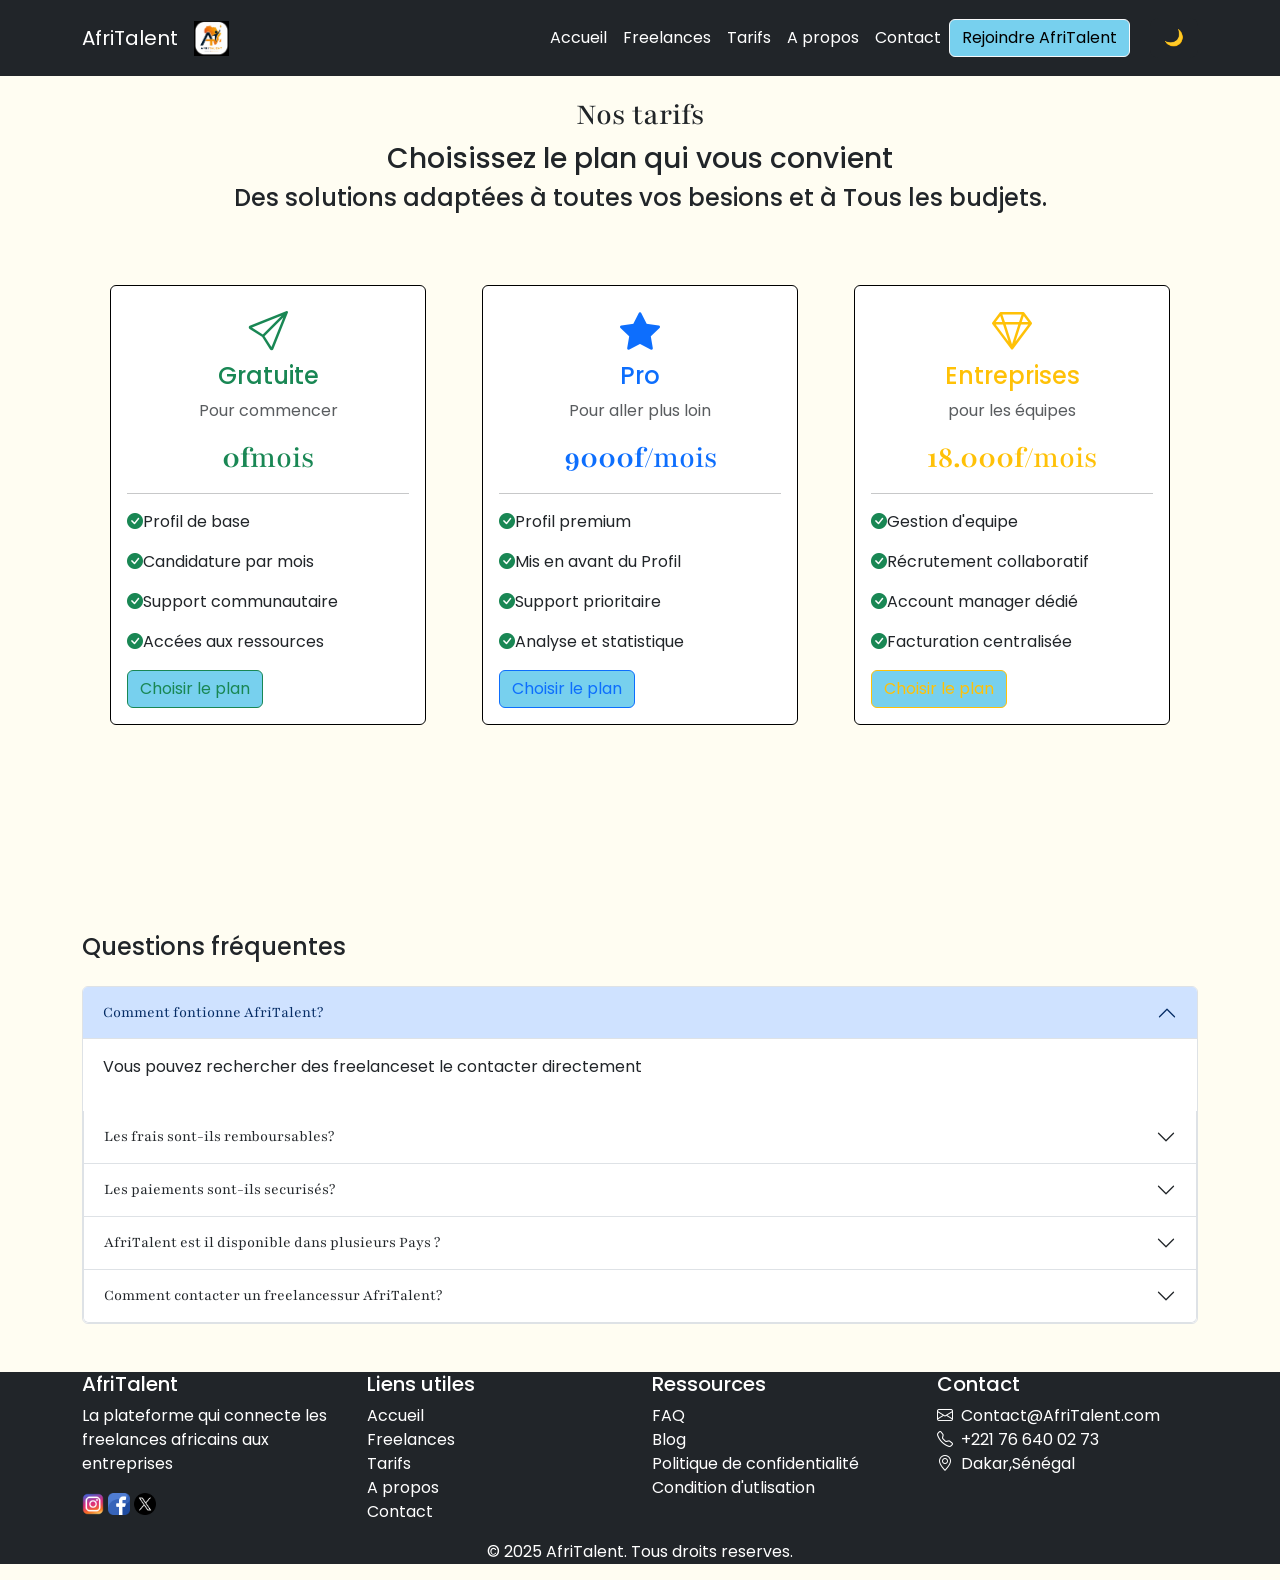
<file: tarifs.html>
<!DOCTYPE html>
<html lang="fr">

<head>
  <link
      href="https://fonts.googleapis.com/css2?family=Playfair+Display:ital,wght@0,400..900;1,400..900&family=Playfair:ital,opsz,wght@0,5..1200,300..900;1,5..1200,300..900&family=Poppins:ital,wght@0,100;0,200;0,300;0,400;0,500;0,600;0,700;0,800;0,900;1,100;1,200;1,300;1,400;1,500;1,600;1,700;1,800;1,900&display=swap"
      rel="stylesheet">
   <link href="https://fonts.googleapis.com/css2?family=Poppins:wght@400;500;600;700&display=swap" rel="stylesheet">
  <link href="https://cdn.jsdelivr.net/npm/bootstrap@5.3.8/dist/css/bootstrap.min.css" rel="stylesheet"
    integrity="sha384-sRIl4kxILFvY47J16cr9ZwB07vP4J8+LH7qKQnuqkuIAvNWLzeN8tE5YBujZqJLB" crossorigin="anonymous">
  <script src="https://cdn.jsdelivr.net/npm/bootstrap@5.3.8/dist/js/bootstrap.bundle.min.js"
    integrity="sha384-FKyoEForCGlyvwx9Hj09JcYn3nv7wiPVlz7YYwJrWVcXK/BmnVDxM+D2scQbITxI"
    crossorigin="anonymous"></script>
  <link href="https://cdn.jsdelivr.net/npm/bootstrap-icons/font/bootstrap-icons.css" rel="stylesheet">
  <meta charset="UTF-8">
  <meta name="viewport" content="width=device-width, initial-scale=1.0">
  <title>AfriTalent — Accueil</title>
  <!-- Bootstrap 5 via CDN : feuille de style -->
  <link href="https://cdn.jsdelivr.net/npm/bootstrap@5.3.0/dist/css/bootstrap.min.css" rel="stylesheet">
  <!-- Votre feuille de style personnelle -->
  <link rel="stylesheet" href="js/css/style.css">
</head>

<body>
  <!-- Le contenu de la page sera ajoute ici -->
  <!-- Bootstrap 5 via CDN : script JavaScript -->
  <header>
    <nav class="navbar navbar-expand-lg navbar-dark bg-dark" id="navbar">
      <div class="container">
        <a class="navbar-brand" href="index.html">AfriTalent</a>
        <img src="images/logo.jpeg" alt="logo">
        <button class="navbar-toggler" type="button" data-bs-toggle="collapse" data-bs-target="#navMenu"
          aria-controls="navMenu" aria-expanded="false" aria-label="Toggle navigation">
          <span class="navbar-toggler-icon"></span>
        </button>
        <div class="collapse navbar-collapse" id="navMenu">
          <ul class="navbar-nav ms-auto">
            <li class="nav-item"><a class="nav-link active" href="index.html">Accueil</a></li>
            <li class="nav-item"><a class="nav-link active" href="freelances.html">Freelances</a></li>
            <li class="nav-item"><a class="nav-link active" href="tarifs.html">Tarifs</a></li>
            <li class="nav-item"><a class="nav-link active" href="about.html">A
                propos</a></li>
            <li class="nav-item"><a class="nav-link active" href="contact.html">Contact</a></li>
          </ul>
          <a href="freelances.html" class="btn btn-light">Rejoindre AfriTalent</a>

          <button id="themeBtn" class="dark-btn">🌙</button>
        </div>
      </div>
    </nav>
  </header>
  <!-- =======tarifs======== -->
  <main>
    <div class="container py-5 tarif">
    <h2 style="text-align: center;">Nos tarifs</h2>
    <h3 style="text-align: center;">Choisissez le plan qui vous convient</h3>
    <h4 style="text-align: center;">Des solutions adaptées à toutes vos besions et à Tous les budjets.</h4>
    <div class="container py-5">
      <div class="row g-4">
        <!-- ======gratuit======= -->
        <div class="col-12 col-md-4">
          <div class="text-center h-100 p-3 mb-5">
            <div class="card cardTarif">
              <div class="card-body">
                <i class="bi bi-send text-success fs-1"></i>
                <h4 class="card-title text-success">Gratuite</h4>
                <p class="text-muted">Pour commencer</p>
                <h2 class="text-success"> <strong>0f</strong>mois</h2>
                <hr>
                <div class="list-unstyled text-start">
                  <p><i class="bi bi-check-circle-fill text-success"></i>Profil de base </p>
                  <p><i class="bi bi-check-circle-fill text-success"></i>Candidature par mois </p>
                  <p><i class="bi bi-check-circle-fill text-success"></i>Support communautaire </p>
                  <p><i class="bi bi-check-circle-fill text-success"></i>Accées aux ressources </p>
                  <a href="contact.html" class="btn btn-outline-success mt_3">Choisir le plan</a>
                </div>
              </div>
            </div>
          </div>
        </div>
        <!-- =======pro======== -->
        <div class="col-12 col-md-4">
          <div class="text-center h-100 p-3" >
            <div class="card cardTarif">
              <div class="card-body">
                <i class="bi bi-star-fill text-primary fs-1"></i>
                <h4 class="card-title text-primary">Pro</h4>
                <p class="text-muted">Pour aller plus loin</p>
                <h2 class="text-primary"><strong>9000f</strong>/mois</h2>
                <hr>
                <div class="list-unstyled text-start">
                  <p><i class="bi bi-check-circle-fill text-success"></i>Profil premium</p>
                  <p><i class="bi bi-check-circle-fill text-success"></i>Mis en avant du Profil</p>
                  <p><i class="bi bi-check-circle-fill text-success"></i>Support prioritaire</p>
                  <p><i class="bi bi-check-circle-fill text-success"></i>Analyse et statistique</p>
                  <a href="contact.html" class="btn btn-outline-primary mt_3">Choisir le plan</a>
                </div>
              </div>
            </div>
          </div>
        </div>
        <!-- ========entreprise======== -->
        <div class="col-12 col-md-4">
          <div class="text-center h-100 p-3">
            <div class="card cardTarif">
              <div class="card-body">
                <i class="bi bi-gem text-warning fs-1"></i>
                <h4 class="card-title text-warning">Entreprises</h4>
                <p class="text-muted">pour les équipes</p>
                <h2 class="text-warning"><strong>18.000f</strong>/mois</h2>
                <hr>
                <div class="list-unstyled text-start">
                  <p> <i class="bi bi-check-circle-fill text-success"></i>Gestion d'equipe</p>
                  <p><i class="bi bi-check-circle-fill text-success"></i>Récrutement collaboratif</p>
                  <p> <i class="bi bi-check-circle-fill text-success"></i>Account manager dédié</p>
                  <p> <i class="bi bi-check-circle-fill text-success"></i>Facturation centralisée</p>
                  <a href="contact.html" class="btn btn-outline-warning mt_3">Choisir le plan</a>
                </div>
              </div>
            </div>
          </div>
        </div>
      </div>
    </div>
    </div>
  </main>
  <section>
    <div class="container my-5">
      <h4 class="mb-4">Questions fréquentes</h4>
      <div class="accordion" id="accordionExample">
        <div class="accordion-item">
          <h2 class="accordion-header">
            <button class="accordion-button" type="button" data-bs-toggle="collapse" data-bs-target="#collapseOne"
              aria-expanded="true" aria-controls="collapseOne">
              Comment fontionne AfriTalent?
            </button>
          </h2>
          <div id="collapseOne" class="accordion-collapse collapse show" data-bs-parent="#accordionExample">
            <div class="accordion-body">
              <p>Vous pouvez rechercher des freelanceset le contacter directement</p>
            </div>
          </div>
          <div class="accordion-item">
            <h2 class="accordion-header">
              <button class="accordion-button collapsed" type="button" data-bs-toggle="collapse"
                data-bs-target="#collapseTwo" aria-expanded="false" aria-controls="collapseTwo">
                Les frais sont-ils remboursables?
              </button>
            </h2>
            <div id="collapseTwo" class="accordion-collapse collapse" data-bs-parent="#accordionExample">
              <div class="accordion-body">
                <p>Oui sous certains conditions</p>
              </div>
            </div>
          </div>
          <div class="accordion-item">
            <h2 class="accordion-header">
              <button class="accordion-button collapsed" type="button" data-bs-toggle="collapse"
                data-bs-target="#collapseThree" aria-expanded="false" aria-controls="collapseThree">
                Les paiements sont-ils securisés?
              </button>
            </h2>
            <div id="collapseThree" class="accordion-collapse collapse" data-bs-parent="#accordionExample">
              <div class="accordion-body">
                Oui les paiements sont entierement securisés?
              </div>
            </div>
          </div>
          <div class="accordion-item">
            <h2 class="accordion-header">
              <button class="accordion-button collapsed" type="button" data-bs-toggle="collapse"
                data-bs-target="#collapseThree" aria-expanded="false" aria-controls="collapseThree">
                AfriTalent est il disponible dans plusieurs Pays ?
              </button>
            </h2>
            <div id="collapsefour" class="accordion-collapse collapse" data-bs-parent="#accordionExample">
              <div class="accordion-body">

                <p>Oui il est accesibledans plusieurs pays et permet une collaboration en ligne</p>
              </div>
            </div>
          </div>
          <div class="accordion-item">
            <h2 class="accordion-header">
              <button class="accordion-button collapsed" type="button" data-bs-toggle="collapse"
                data-bs-target="#collapseThree" aria-expanded="false" aria-controls="collapseThree">
                Comment contacter un freelancessur AfriTalent?
              </button>
            </h2>
            <div id="collapsefive" class="accordion-collapse collapse" data-bs-parent="#accordionExample">
              <div class="accordion-body">
                <p>Vous pouvez nous contacter via la section contact</p>

              </div>
            </div>
          </div>
        </div>
      </div>
     </div>
  </section>

  <footer class="bg-dark text-white">
    <div class="container">
      <div class="row">
        <div class="col-md-3 col-6">
          <h5>AfriTalent</h5>
          <p>La plateforme qui connecte les freelances africains aux entreprises</p>
          <a href="https://www.instagram.com/" target="_blank"><img src="images/instagram.png" width="22" height="22"
              alt=""></a>
          <a href="https://www.facebook.com/" target="_blank"><img src="images/facebook.png" width="22" height="22"
              alt=""></a>
          <a href="https://www.twitter/" target="_blank"><img src="images/twitter.png" width="22" height="22"
              alt=""></a>
        </div>
        <div class="col-md-3 col-6">
          <h5>Liens utiles</h5>
          <ul class="list-unstyled">
            <li class="nav-item"><a class="nav-link active" href="index.html">Accueil</a></li>
            <li class="nav-item"><a class="nav-link" href="freelances.html">Freelances</a></li>
            <li class="nav-item"><a class="nav-link" href="tarifs.html">Tarifs</a></li>
            <li class="nav-item"><a class="nav-link" href="about.html">A
                propos</a></li>
            <li class="nav-item"><a class="nav-link" href="contact.html">Contact</a></li>
          </ul>
        </div>
        <div class="col-md-3 col-6">
          <h5>Ressources</h5>
          <ul class="list-unstyled">
            <li><a class="nav-link" href="">FAQ</a></li>
            <li><a class="nav-link" href="">Blog</a></li>
            <li><a class="nav-link" href="">Politique de confidentialité</a></li>
            <li><a class="nav-link" href="">Condition d'utlisation</a></li>
          </ul>
        </div>
        <div class="col-md-3 col-6 ">
          <h5>Contact</h5>
          <ul class="list-unstyled">
            <li><a class="nav-link " href="mailto:Contact@AfriTalent.com"><i
                  class="bi bi-envelope me-2"></i>Contact@AfriTalent.com</a></li>
            <li><a class="nav-link" href=""><i class="bi bi-telephone me-2"></i>+221 76 640 02 73</a></li>
            <p> <i class="bi bi-geo-alt me-2"></i>Dakar,Sénégal</p>
          </ul>
        </div>
      </div>
    </div>
    <p class="text-center">&copy; 2025 AfriTalent. Tous droits reserves.</p>
  </footer>

        <!-- ========bouton retour======= -->
         <button id="topBtn">

         </button>



<script src="https://cdn.jsdelivr.net/npm/bootstrap@5.3.0/dist/js/bootstrap.bundle.min.js"></script>


<!-- Votre script JavaScript  -->
<script src="js/css/main.js"></script>
</body>

</html>
</file>
<file: js/css/style.css>
*{
    margin: 0;
    padding: 0;
    box-sizing: border-box;
}
header{
   top:0;
   position:   fixed;
   width: 100%; 
   z-index: 9;
   background-color: #3873cc;

 }
 header img{
  height: 35px;
  width: 35px;
 }
 
:root{
  --lighblue:hsl(195, 78%, 70%);
  --primary: #3873cc;
  --warning:  #eb9b07f1;
  --success: #198754;
  --danger: #dc3545;
  --light: #f8f9fa;
  --dark: #212529; 
  --bg-color: #ffffff;
  --text-color: #000000;
  
  --font-family-tire:"Playfair", serif;
  --font-family-body:'poppins' ,sans-serif;

  --space-sm: 10px;
  --space-md: 20px;
  --space-lg: 40px;

  --text-sm: 14px;
  --text-md: 18px;
  --text-lg: 32px;
  --text-xl: 55px;
  }
body{
  background-color:#FFFDF2;
  font-family: var(--font-family-body);
    
  }
  h1{
      font-size: var(--text-xl);
      font-family: var(--font-family-tire);
    }
    h2{
      font-size: var(--text-lg);
      font-family: var(--font-family-tire);
    }
    .btn{
        background-color: var(--lighblue);
    }
    .tarif{
      margin-top: 3rem;
    }
    .cardTarif{
      border: 1px solid black;
    }
    .contact{
      margin-top: 3rem;
    }
    .filtrage{
      margin-top: 5rem;
    }
    
   .hero1{
   background:linear-gradient(rgba(0,0,0,0.5),rgba(0,0,0,0.5)), url('../../images/background.png');
   background-size: cover;
   background-position: center;
   /* height: 100vh; */
   background-repeat: no-repeat;
   display: flex;
   flex-direction: column;
   color: #f8f9fa;
   margin-top: var(--space-lg);
   } 
   #services img{
    height: 75px;
    width: 75px;
   }

.icone1{
  color: yellow;
}
.icone2{
  color: green;
}
.icone3{
  color: var(--primary);
}
.icone4{
  color: purple;
}
.statistique{
  font-family: var(--font-family-tire);
  margin-top: -5rem;
}
.blockquote{
    height: 100vh ;
    object-fit: cover;
}
main{
  margin-top: 5 rem;
}

.filters .btn{
    padding: 10px 20px;
    border-radius: 30px;
    font-weight: 500;
    transition: 0.3s;
}
.filters .btn:hover{
    transform: translateY(-2px);
}
.cta h1{
  color: #eb9b07f1;
}

   /* ============bento grild============== */
.cards{
  display: grid;
  grid-template-columns:1fr 2fr;
  grid-template-rows:repeat(2,200px);
  gap: 15px;
  width: 65%;
  margin: 10px auto;
  
}
.card1{
    background-color: #c7dbf8; 
}
.card2{
    background-color: #bcf3cb;
}
.card3{
    background-color: #ffeec5;
}
.card4{
    background-color: #d5c2f8;
}

card2{
  grid-column: 1  ;
  grid-row: 1;
}
card3{
  grid-column:1 ;
  grid-row: 1/3;
}
card4{
  grid-column: 1;
  grid-row: 1/3;
}
.num1{
  box-shadow: 5px 10px 15px 0px rgba(0, 0, 0, 0.3);
}
.num1:hover{
  transform: scale(1.05);
}
               /* responsive design mobile et tablette, media queries */
  @media (max-width: 375px) {
    .profiles{
      grid-template-columns: repeat(2, 1fr);
    }
    
    .bento{
      grid-template-columns: repeat(2, 1fr);
    }
    
  }

  @media (max-width: 768px){
    .profiles{
      grid-template-columns: 1fr;
    }
    
    .bento{
      grid-template-columns: 1fr;
    }
    
    h1{
    font-size: 1.8rem;
    }
    h2{
      font-size: 1.5rem;
    }
    h3{
      font-size: 1.3rem;
    }
    p{
      font-size: 0.9rem;
    }
    .statistique{
      flex-direction: column;
      gap: 0.3px;
    }

    .hero1{
      padding: 20px;
    }
     
  }
  .dark-mode{
    background-color: #121212;
    color: #f8f9fa;
  }
   .dark-btn{
  margin-left: 20px;
  padding: 8px 14px;
  border: none;
  border-radius: 8px;
  background-color: #212529;
  color: white;
  cursor: pointer;
  transition: 0.3s;
}
.dark-btn:hover{
  background-color: #90b5ec;
  transform: scale(1.05);
}
   /* =========navbar========== */
   .navbar{
    padding: 18px 30px;
    transition: 0.5s;
    background-color: transparent;
   }
   .navbar.scrolled{
    background-color: #000;
    padding: 8px 30px;
    box-shadow: 0 4px 10px rgba(0, 0, 0, 0.2);
   }
   /* ================bouton retour============ */
   #topBtn{
  position: fixed;
  bottom: 20px;
  right: 20px;

  padding: 12px 16px;
  border: none;
  border-radius: 50%;

  background-color: #0d6efd;
  color: white;

  cursor: pointer;

  display: none;

  transition: 0.3s;
}
      /* =============compteur statistique et animation======== */
  .statistique h4{
    /* margin-top: 30px; */
    font-size: 1.8rem;

  }
  .counter{
    font-size: 40px;
    font-weight: bold;
    color: #e69b11;
}

.fade-in{
  opacity: 0;
  transform: translateY(40px);
  transition: opacity 0.7s ease, transform 0.7s ease;
}
.fade-in.show{
  opacity: 1;
  transform: translateY(0);
}

   /* ============validation du formulaire de contact========== */
.error{
    color:red;
    font-size:14px;
}

#successMessage{
    color:green;
    margin-top:15px;
    text-align:center;
}
</file>
